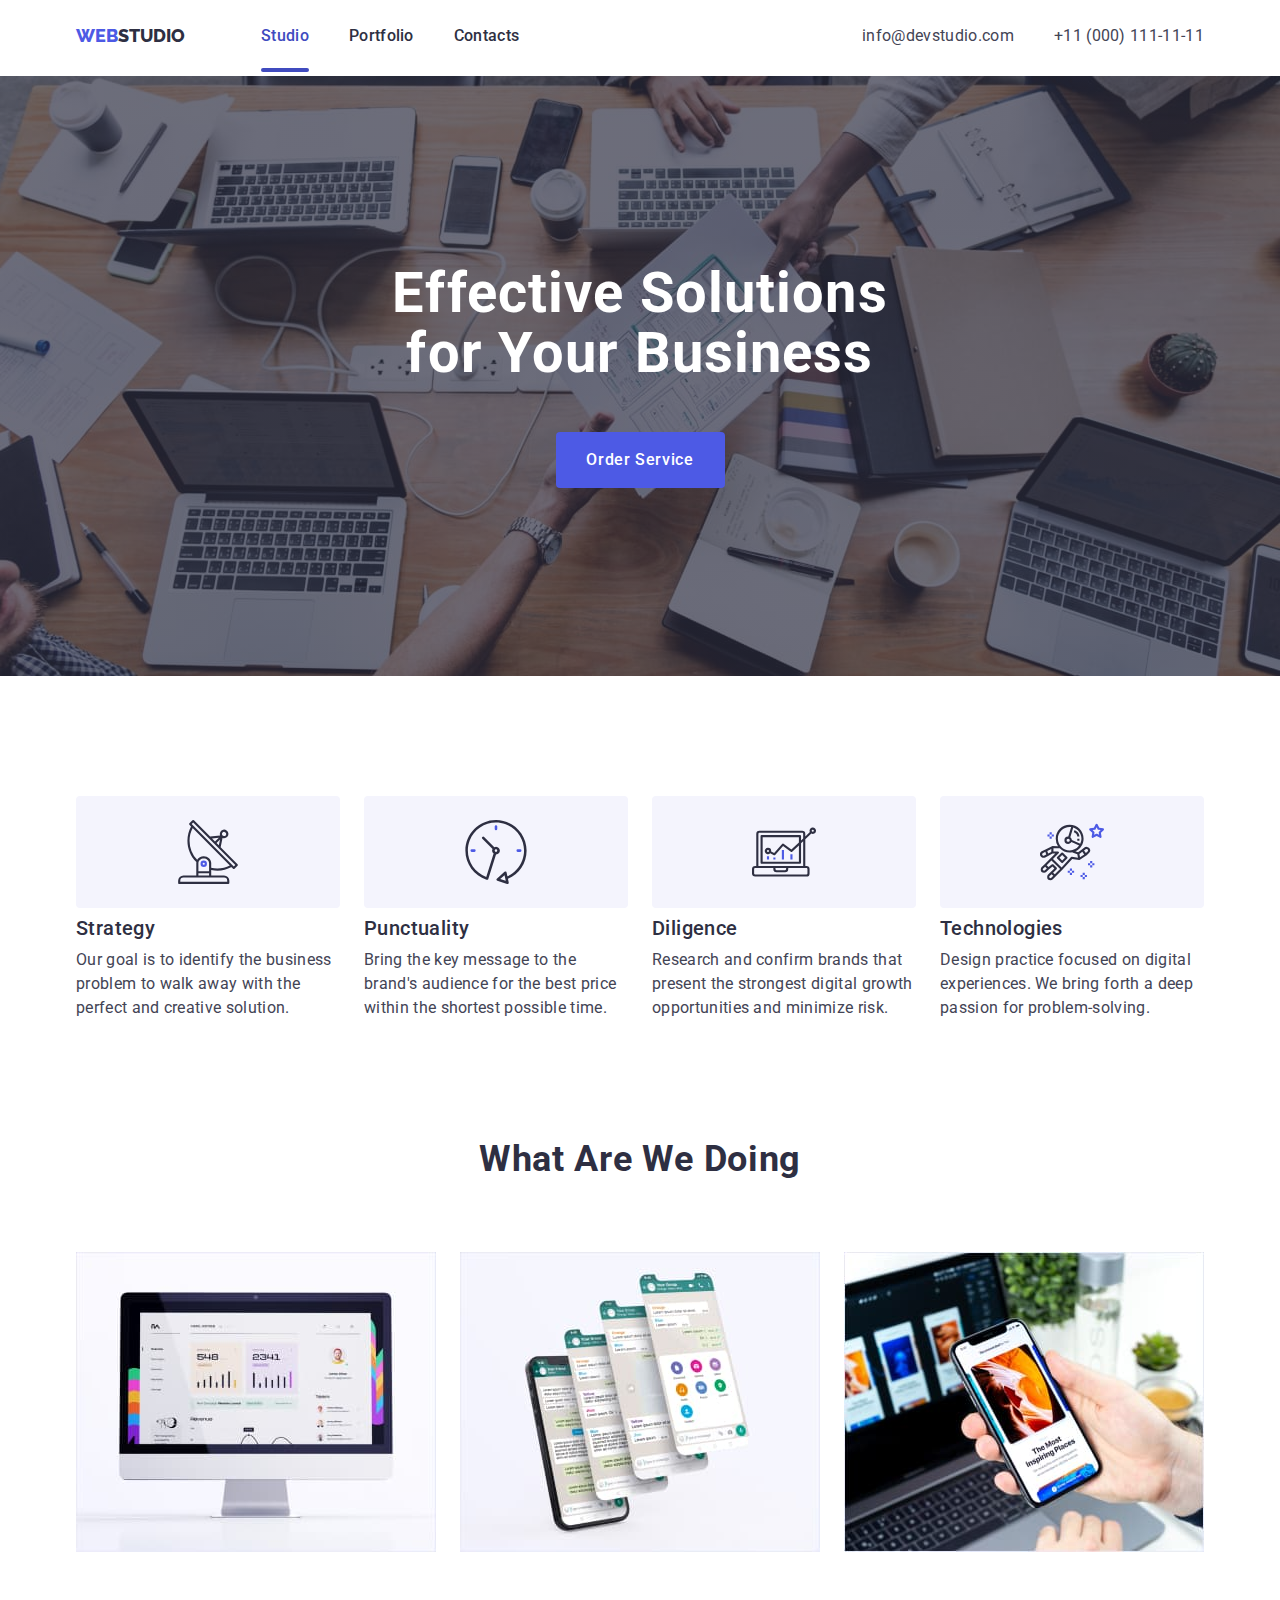
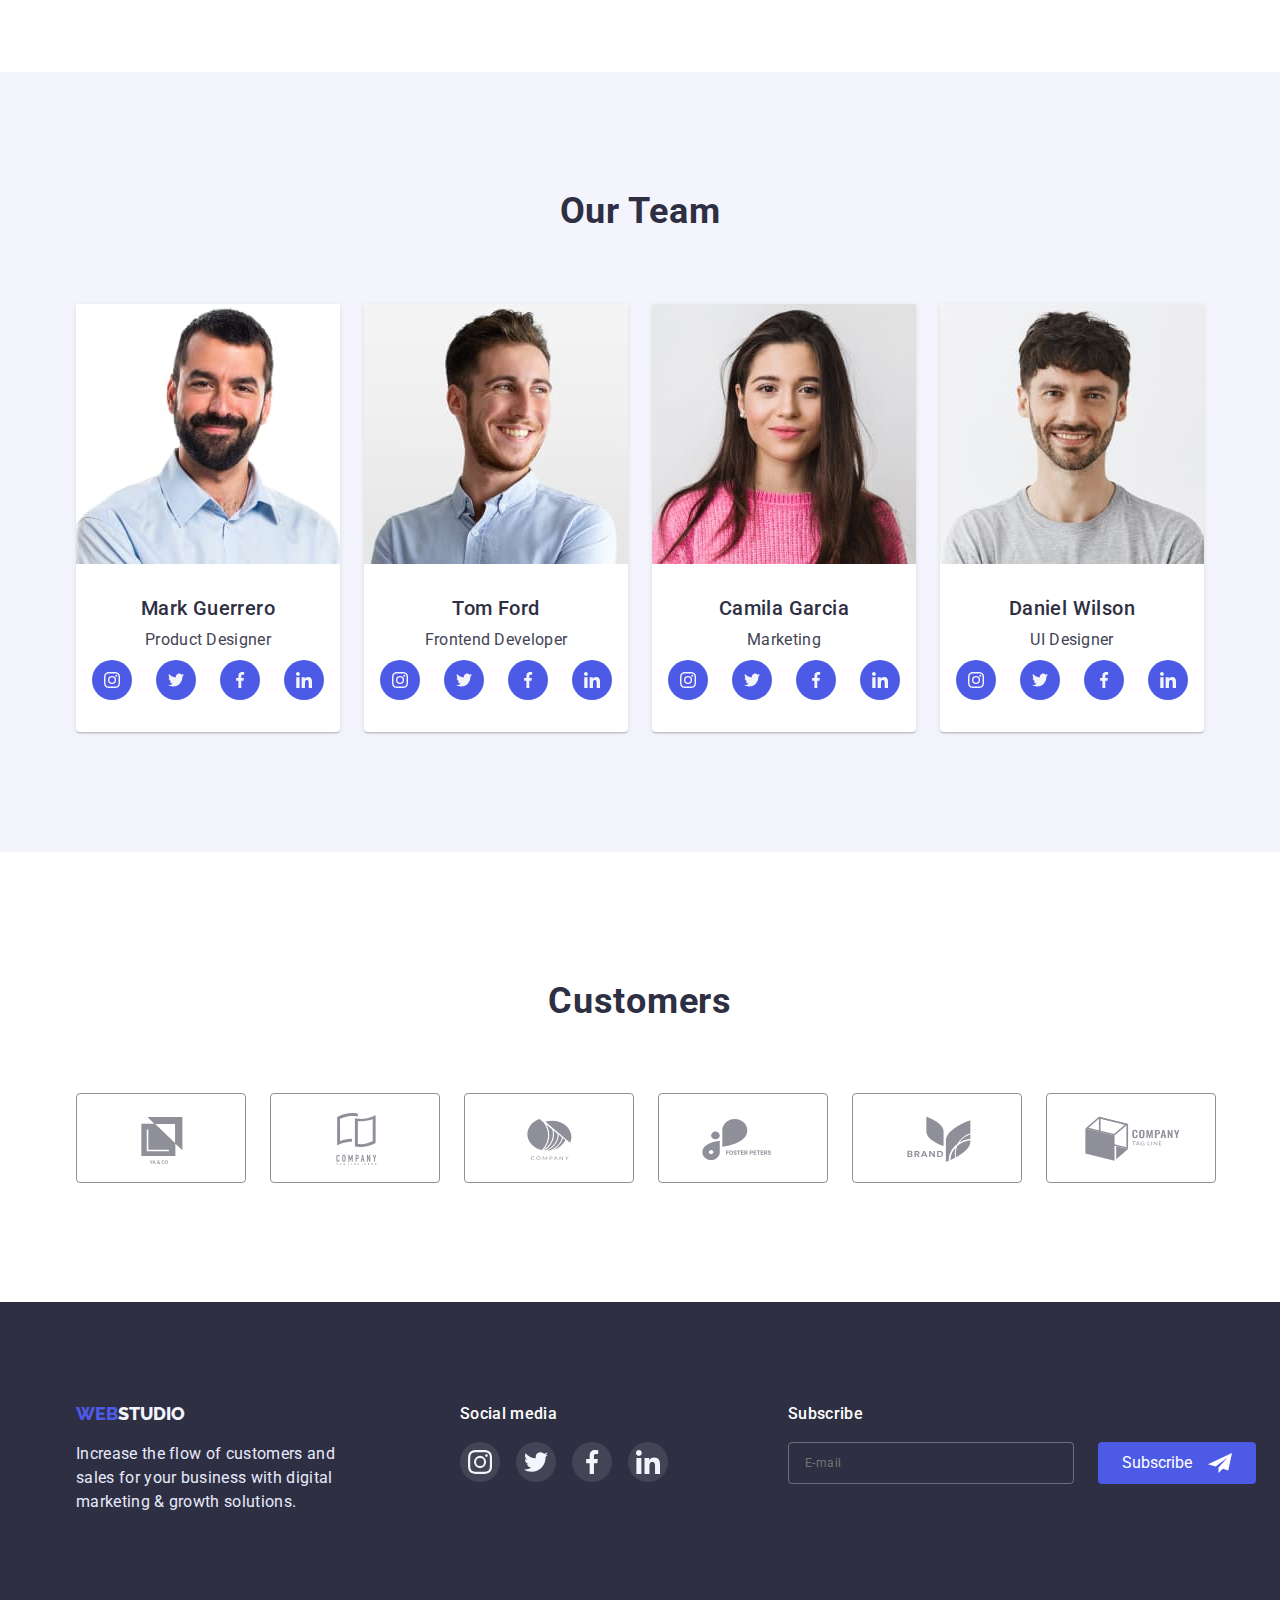
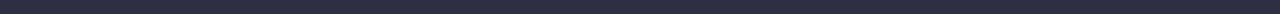
<file: index.html>
<!DOCTYPE html>
<html lang="en">
	<head>
		<meta charset="UTF-8" />
		<meta http-equiv="X-UA-Compatible" content="IE=edge" />
		<meta name="viewport" content="width=device-width, initial-scale=1.0" />
		<title>WebStudio</title>
		<link rel="stylesheet" href="https://cdn.jsdelivr.net/npm/modern-normalize@1.1.0/modern-normalize.min.css" />
		<link rel="stylesheet" href="./css/styles.css" />
		<link rel="preconnect" href="https://fonts.googleapis.com" />
		<link rel="preconnect" href="https://fonts.gstatic.com" crossorigin />
		<link
			href="https://fonts.googleapis.com/css2?family=Raleway:wght@800&family=Roboto:wght@400;500;700&display=swap"
			rel="stylesheet"
		/>
	</head>
	<body>
		<header class="header header-main">
			<div class="container">
				<nav class="navigation">
					<a class="logo logo-header link" href="./index.html"><span class="logo-accent">Web</span>Studio</a>
					<ul class="nav-list list">
						<li class="nav-item"><a class="link nav-link current-page" href="./index.html">Studio</a></li>
						<li class="nav-item"><a class="link nav-link" href="./portfolio.html">Portfolio</a></li>
						<li class="nav-item"><a class="link nav-link" href="">Contacts</a></li>
					</ul>
				</nav>
				<address class="address">
					<ul class="address-list list">
						<li class="address-item"
							><a class="link address-link" href="mailto:info@devstudio.com">info@devstudio.com</a></li
						>
						<li class="address-item"><a class="link address-link" href="tel:+110001111111">+11 (000) 111-11-11</a></li>
					</ul>
				</address>
			</div>
		</header>
		<main>
			<section class="hero">
				<div class="container">
					<h1 class="hero-title">Effective Solutions for Your Business</h1>
					<button type="button" class="hero-btn" data-modal-open>Order Service</button>
				</div>
			</section>

			<!--Our advantages-->
			<section class="advantages">
				<div class="container">
					<h2 class="advantages-title hidden">Our advantages</h2>
					<ul class="advantages-list list">
						<li class="advantages-item">
							<div class="advantages-box">
								<svg class="advantages-icon" width="64" viewBox="0 0 32 32">
									<use href="./images/symbol-defs.svg#icon-antenna"></use>
								</svg>
							</div>
							<h3 class="list-title">Strategy</h3>
							<p class="advantages-text text">
								Our goal is to identify the business problem to walk away with the perfect and creative solution.
							</p>
						</li>
						<li class="advantages-item">
							<div class="advantages-box">
								<svg class="advantages-icon" width="64" viewBox="0 0 32 32">
									<use href="./images/symbol-defs.svg#icon-clock"></use>
								</svg>
							</div>
							<h3 class="list-title">Punctuality</h3>
							<p class="advantages-text text">
								Bring the key message to the brand's audience for the best price within the shortest possible time.
							</p>
						</li>
						<li class="advantages-item">
							<div class="advantages-box">
								<svg class="advantages-icon" width="64" viewBox="0 0 32 32">
									<use href="./images/symbol-defs.svg#icon-diagram"></use>
								</svg>
							</div>
							<h3 class="list-title">Diligence</h3>
							<p class="advantages-text text">
								Research and confirm brands that present the strongest digital growth opportunities and minimize risk.
							</p>
						</li>
						<li class="advantages-item">
							<div class="advantages-box">
								<svg class="advantages-icon" width="64" viewBox="0 0 32 32">
									<use href="./images/symbol-defs.svg#icon-astronaut"></use>
								</svg>
							</div>
							<h3 class="list-title">Technologies</h3>
							<p class="advantages-text text">
								Design practice focused on digital experiences. We bring forth a deep passion for problem-solving.
							</p>
						</li>
					</ul>
				</div>
			</section>

			<!--Our products-->
			<section class="products">
				<div class="container">
					<h2 class="section-title">What are we doing</h2>
					<ul class="products-list list">
						<li class="products-item">
							<img src="./images/computer.jpg" alt="Website" width="360" height="300" />
						</li>
						<li class="products-item">
							<img src="./images/app.jpg" alt="Messenger" width="360" height="300" />
						</li>
						<li class="products-item">
							<img src="./images/phone.jpg" alt="Phone" width="360" height="300" />
						</li>
					</ul>
				</div>
			</section>

			<!--Our team-->
			<section class="team-section">
				<div class="container">
					<h2 class="section-title">Our Team</h2>
					<ul class="team-list list">
						<li class="team-item">
							<img src="./images/mark.jpg" alt="Product Designer Mark Guerrero" width="264" height="260" />
							<div class="team-under-photo"
								><h3 class="team-name list-title">Mark Guerrero</h3> <p class="team-job">Product Designer</p>
								<ul class="team-social-list list">
									<li class="team-social-item">
										<a class="team-social-link link" href="">
											<svg class="team-social-icon" width="16" height="16">
												<use href="./images/symbol-defs.svg#icon-instagram"></use>
											</svg>
										</a>
									</li>

									<li class="team-social-item">
										<a class="team-social-link link" href="">
											<svg class="team-social-icon" width="16" height="16">
												<use href="./images/symbol-defs.svg#icon-twitter"></use>
											</svg>
										</a>
									</li>

									<li class="team-social-item">
										<a class="team-social-link link" href="">
											<svg class="team-social-icon" width="16" height="16">
												<use href="./images/symbol-defs.svg#icon-facebook"></use>
											</svg>
										</a>
									</li>

									<li class="team-social-item">
										<a class="team-social-link link" href="">
											<svg class="team-social-icon" width="16" height="16">
												<use href="./images/symbol-defs.svg#icon-linkedin"></use>
											</svg>
										</a>
									</li>
								</ul>
							</div>
						</li>
						<li class="team-item">
							<img src="./images/tom.jpg" alt="Frontend Developer Tom Ford" width="264" height="260" />
							<div class="team-under-photo"
								><h3 class="team-name list-title">Tom Ford</h3> <p class="team-job">Frontend Developer</p>
								<ul class="team-social-list list">
									<li class="team-social-item">
										<a class="team-social-link link" href="">
											<svg class="team-social-icon" width="16" height="16">
												<use href="./images/symbol-defs.svg#icon-instagram"></use>
											</svg>
										</a>
									</li>

									<li class="team-social-item">
										<a class="team-social-link link" href="">
											<svg class="team-social-icon" width="16" height="16">
												<use href="./images/symbol-defs.svg#icon-twitter"></use>
											</svg>
										</a>
									</li>

									<li class="team-social-item">
										<a class="team-social-link link" href="">
											<svg class="team-social-icon" width="16" height="16">
												<use href="./images/symbol-defs.svg#icon-facebook"></use>
											</svg>
										</a>
									</li>

									<li class="team-social-item">
										<a class="team-social-link link" href="">
											<svg class="team-social-icon" width="16" height="16">
												<use href="./images/symbol-defs.svg#icon-linkedin"></use>
											</svg>
										</a>
									</li>
								</ul>
							</div>
						</li>
						<li class="team-item">
							<img src="./images/camila.jpg" alt="Camila Garcia from Marketing" width="264" height="260" />
							<div class="team-under-photo"
								><h3 class="team-name list-title">Camila Garcia</h3> <p class="team-job">Marketing</p>
								<ul class="team-social-list list">
									<li class="team-social-item">
										<a class="team-social-link link" href="">
											<svg class="team-social-icon" width="16" height="16">
												<use href="./images/symbol-defs.svg#icon-instagram"></use>
											</svg>
										</a>
									</li>

									<li class="team-social-item">
										<a class="team-social-link link" href="">
											<svg class="team-social-icon" width="16" height="16">
												<use href="./images/symbol-defs.svg#icon-twitter"></use>
											</svg>
										</a>
									</li>

									<li class="team-social-item">
										<a class="team-social-link link" href="">
											<svg class="team-social-icon" width="16" height="16">
												<use href="./images/symbol-defs.svg#icon-facebook"></use>
											</svg>
										</a>
									</li>

									<li class="team-social-item">
										<a class="team-social-link link" href="">
											<svg class="team-social-icon" width="16" height="16">
												<use href="./images/symbol-defs.svg#icon-linkedin"></use>
											</svg>
										</a>
									</li>
								</ul>
							</div>
						</li>
						<li class="team-item">
							<img src="./images/daniel.jpg" alt="UI Designer Daniel Wilson" width="264" height="260" />
							<div class="team-under-photo"
								><h3 class="team-name list-title">Daniel Wilson</h3> <p class="team-job">UI Designer</p>
								<ul class="team-social-list list">
									<li class="team-social-item">
										<a class="team-social-link link" href="">
											<svg class="team-social-icon" width="16" height="16">
												<use href="./images/symbol-defs.svg#icon-instagram"></use>
											</svg>
										</a>
									</li>

									<li class="team-social-item">
										<a class="team-social-link link" href="">
											<svg class="team-social-icon" width="16" height="16">
												<use href="./images/symbol-defs.svg#icon-twitter"></use>
											</svg>
										</a>
									</li>

									<li class="team-social-item">
										<a class="team-social-link link" href="">
											<svg class="team-social-icon" width="16" height="16">
												<use href="./images/symbol-defs.svg#icon-facebook"></use>
											</svg>
										</a>
									</li>

									<li class="team-social-item">
										<a class="team-social-link link" href="">
											<svg class="team-social-icon" width="16" height="16">
												<use href="./images/symbol-defs.svg#icon-linkedin"></use>
											</svg>
										</a>
									</li> </ul
							></div>
						</li>
					</ul>
				</div>
			</section>

			<!-----  Clients Section  ------>

			<section class="client-section">
				<div class="container">
					<h2 class="section-title">Customers</h2>
					<ul class="client-list list">
						<li class="client-item">
							<a class="client-link link" href="">
								<svg class="client-icon" width="104" height="56">
									<use href="./images/symbol-defs.svg#icon-client-one-logo"></use>
								</svg>
							</a>
						</li>
						<li class="client-item">
							<a class="client-link link" href="">
								<svg class="client-icon" width="104" height="56">
									<use href="./images/symbol-defs.svg#icon-client-two-logo"></use>
								</svg>
							</a>
						</li>
						<li class="client-item">
							<a class="client-link link" href="">
								<svg class="client-icon" width="104" height="56">
									<use href="./images/symbol-defs.svg#icon-client-three-logo"></use>
								</svg>
							</a>
						</li>
						<li class="client-item">
							<a class="client-link link" href="">
								<svg class="client-icon" width="104" height="56">
									<use href="./images/symbol-defs.svg#icon-client-four-logo"></use>
								</svg>
							</a>
						</li>
						<li class="client-item">
							<a class="client-link link" href="">
								<svg class="client-icon" width="104" height="56">
									<use href="./images/symbol-defs.svg#icon-client-five-logo"></use>
								</svg>
							</a>
						</li>
						<li class="client-item">
							<a class="client-link link" href="">
								<svg class="client-icon" width="104" height="56">
									<use href="./images/symbol-defs.svg#icon-client-six-logo"></use>
								</svg>
							</a>
						</li>
					</ul>
				</div>
			</section>
		</main>
		<footer class="footer">
			<div class="container">
				<div class="footer-about">
					<a class="logo link footer-logo" href="./index.html"><span class="logo-accent">Web</span>Studio</a>
					<p class="footer-text text">
						Increase the flow of customers and sales for your business with digital marketing & growth solutions.
					</p>
				</div>
				<div class="footer-social">
					<p class="footer-title">Social media</p>
					<ul class="footer-social-list list">
						<li class="footer-social-item">
							<a class="footer-social-link link" href="">
								<svg class="footer-social-icon" width="24" height="24">
									<use href="./images/symbol-defs.svg#icon-instagram"></use>
								</svg>
							</a>
						</li>

						<li class="footer-social-item">
							<a class="footer-social-link link" href="">
								<svg class="footer-social-icon" width="24" height="24">
									<use href="./images/symbol-defs.svg#icon-twitter"></use>
								</svg>
							</a>
						</li>

						<li class="footer-social-item">
							<a class="footer-social-link link" href="">
								<svg class="footer-social-icon" width="24" height="24">
									<use href="./images/symbol-defs.svg#icon-facebook"></use>
								</svg>
							</a>
						</li>

						<li class="footer-social-item">
							<a class="footer-social-link link" href="">
								<svg class="footer-social-icon" width="24" height="24">
									<use href="./images/symbol-defs.svg#icon-linkedin"></use>
								</svg>
							</a>
						</li>
					</ul>
				</div>
				<div>
					<p class="footer-title">Subscribe</p>
					<form  class="footer-form">
						<input class="footer-input" name="footer-input" type="text" placeholder="E-mail" />
							<button class="btn footer-btn" type="submit"
								>Subscribe
								<svg class="footer-btn-icon" width="24" height="24">
									<use href="./images/symbol-defs.svg#icon-paperplane"></use>
								</svg> </button></form>
				</div>
			</div>
		</footer>
		<div class="backdrop is-hidden" data-modal>
			<div class="modal">
				<button type="button" class="modal-close" data-modal-close>
					<svg class="modal-close-icon" width="8" height="8">
						<use href="./images/symbol-defs.svg#icon-close"></use>
					</svg>
				</button>
				<p class="modal-title">Leave your contacts and we will call you back</p>
				<form class="modal-form">
					<div class="modal-field"
						><label>
							<p class="input-text">Name</p>
							<input class="modal-input" name="user-name" type="text" placeholder=" " />
							<svg class="modal-icon" width="18" height="18">
								<use href="./images/symbol-defs.svg#icon-person"></use>
							</svg> </label
					></div>
					<div class="modal-field">
						<label>
							<p class="input-text">Phone</p>
							<input class="modal-input" name="user-phone" type="tel" placeholder=" " />
							<svg class="modal-icon" width="18" height="24">
								<use href="./images/symbol-defs.svg#icon-phone"></use>
							</svg>
						</label>
					</div>
					<div class="modal-field">
						<label>
							<p class="input-text">Email</p>
							<input class="modal-input" name="user-email" type="email" placeholder=" " />
							<svg class="modal-icon" width="18" height="24">
								<use href="./images/symbol-defs.svg#icon-email"></use>
							</svg>
						</label>
					</div>
					<div class="modal-field">
						<label class="input-text" for="user-text">Comment</label>
						<textarea class="modal-message" id="user-text" name="user-text" placeholder="Text input"></textarea>
					</div>
					<div class="modal-field">
						<input class="input-check hidden" id="policy" type="checkbox" value="true" />
						<label class="check-text" for="policy">
							<span class="check-box">
								<svg class="check-icon" width="10" height="8">
									<use href="./images/symbol-defs.svg#icon-check"></use>
								</svg>
							</span>
							I accept the terms and conditions of the<div class="policy-text"> Privacy Policy</div></label
						>
					</div>
					<button type="submit" class="btn modal-btn">Send</button>
				</form>
			</div>
		</div>
		<script src="./js/modal.js"></script>
	</body>
</html>
</file>
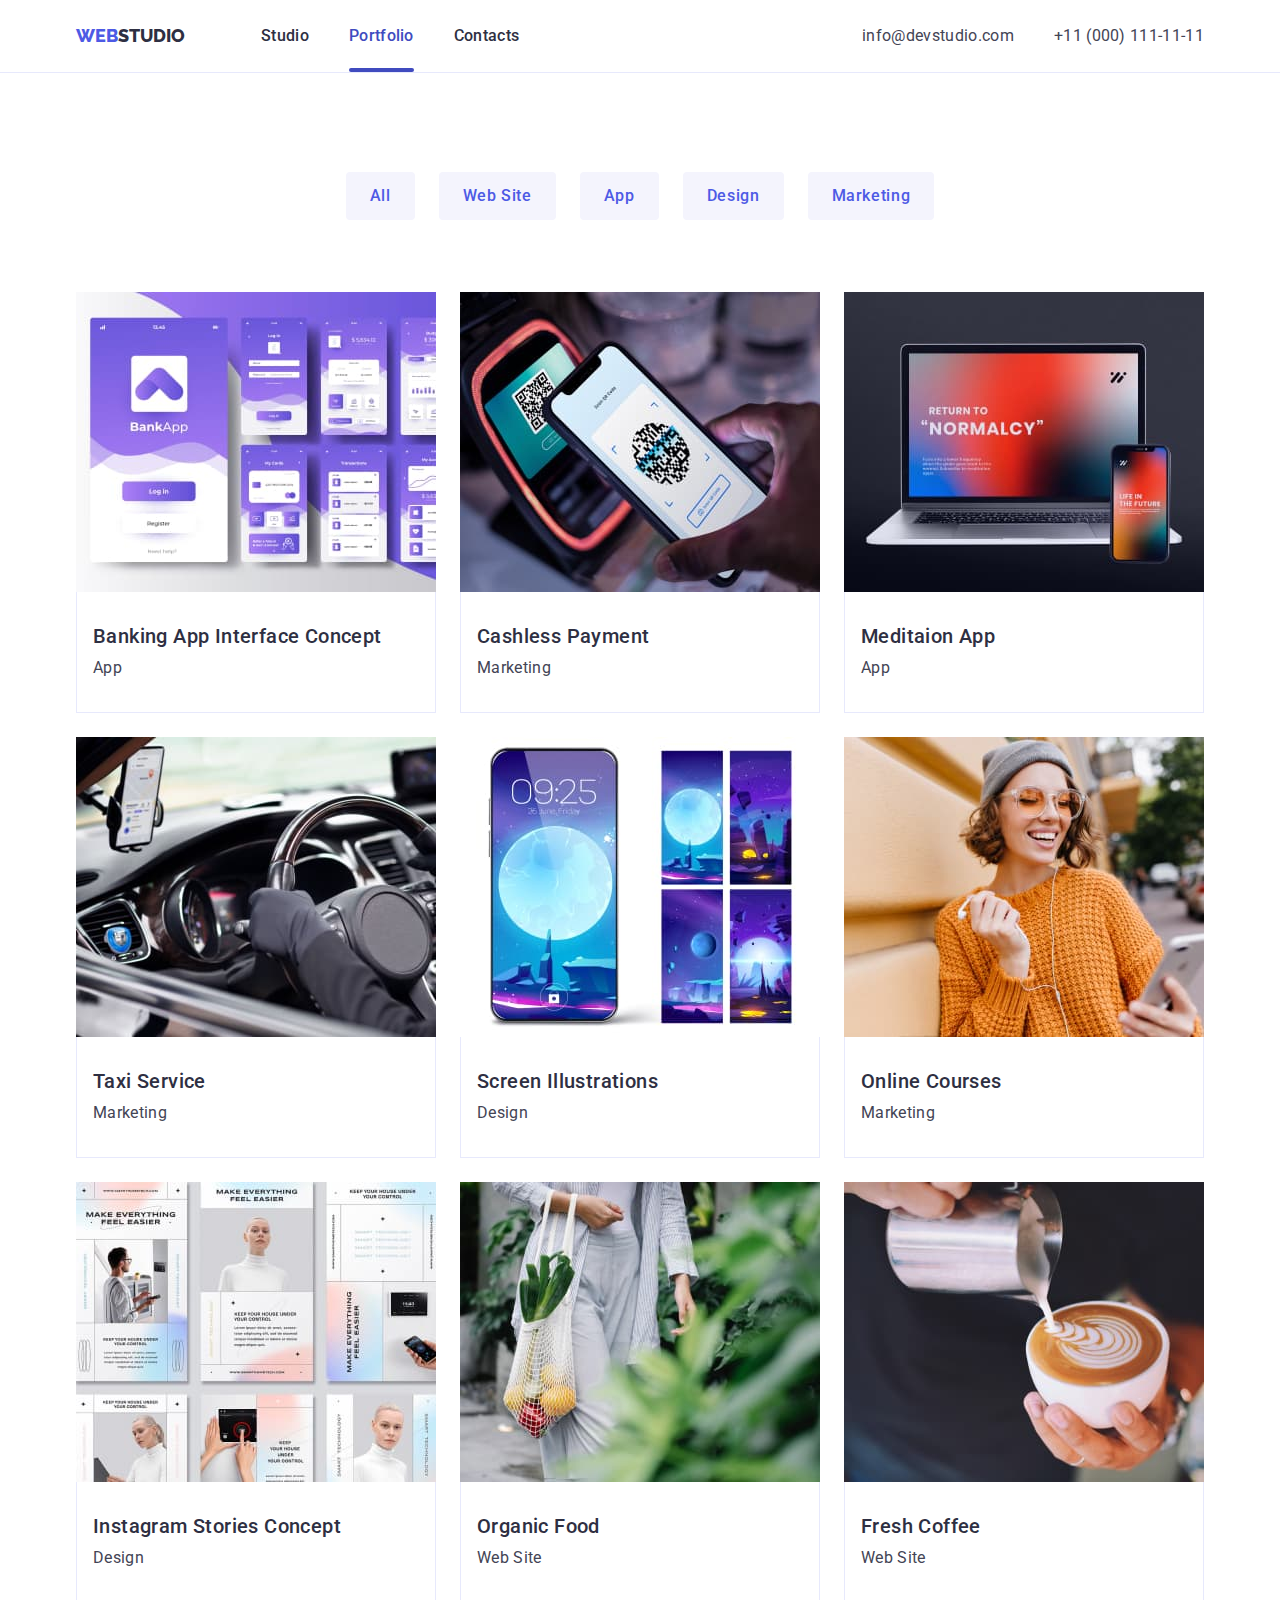
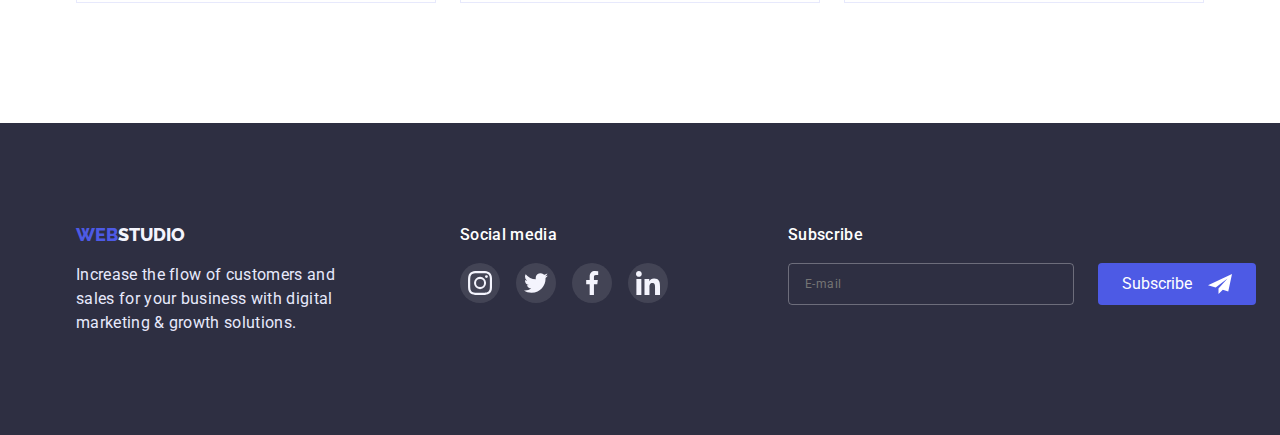
<file: portfolio.html>
<!DOCTYPE html>
<html lang="en">
	<head>
		<meta charset="UTF-8" />
		<meta http-equiv="X-UA-Compatible" content="IE=edge" />
		<meta name="viewport" content="width=device-width, initial-scale=1.0" />
		<title>Portfolio</title>
		<link rel="stylesheet" href="https://cdn.jsdelivr.net/npm/modern-normalize@1.1.0/modern-normalize.min.css" />
		<link rel="stylesheet" href="./css/styles.css" />
		<link rel="preconnect" href="https://fonts.googleapis.com" />
		<link rel="preconnect" href="https://fonts.gstatic.com" crossorigin />
		<link
			href="https://fonts.googleapis.com/css2?family=Raleway:wght@800&family=Roboto:wght@400;500;700&display=swap"
			rel="stylesheet"
		/>
	</head>
	<body>
		<header class="header portfolio-header">
			<div class="container">
				<nav class="navigation">
					<a class="logo logo-header link" href="./index.html"><span class="logo-accent">Web</span>Studio</a>
					<ul class="nav-list list">
						<li class="nav-item"><a class="link nav-link" href="./index.html">Studio</a></li>
						<li class="nav-item"><a class="link nav-link current-page" href="./portfolio.html">Portfolio</a></li>
						<li class="nav-item"><a class="link nav-link" href="">Contacts</a></li>
					</ul>
				</nav>
				<address class="address">
					<ul class="address-list list">
						<li class="address-item"
							><a class="link address-link" href="mailto:info@devstudio.com">info@devstudio.com</a></li
						>
						<li class="address-item"><a class="link address-link" href="tel:+110001111111">+11 (000) 111-11-11</a></li>
					</ul>
				</address>
			</div>
		</header>
		<main>
			<section class="portfolio">
				<div class="container">
					<h1 class="hidden">Portfolio</h1>
					<ul class="portfolio-btn-list">
						<li class="list"><button type="button" class="btn">All</button></li>
						<li class="list"><button type="button" class="btn">Web Site</button></li>
						<li class="list"><button type="button" class="btn">App</button></li>
						<li class="list"><button type="button" class="btn">Design</button></li>
						<li class="list"><button type="button" class="btn">Marketing</button></li>
					</ul>
					<ul class="portfolio-list">
						<li class="portfolio-item list">
							<a href="" class="portfolio-card link">
								<div class="portfolio-cover-card"
									><img src="./images/baking-app.jpg" alt="Banking App" width="360" height="300" />
									<p class="overlay"
										>14 Stylish and User-Friendly App Design Concepts · Task Manager App · Calorie Tracker App · Exotic
										Fruit Ecommerce App · Cloud Storage App</p
									></div
								>
								<div class="portfolio-under-photo"
									><h2 class="portfolio-title list-title">Banking App Interface Concept</h2>
									<p class="portfolio-text">App</p></div
								>
							</a>
						</li>
						<li class="portfolio-item list">
							<a href="" class="portfolio-card link">
								<div class="portfolio-cover-card"
									><img src="./images/cashless-payment.jpg" alt="Cashless Payment" width="360" height="300" />
									<p class="overlay"
										>14 Stylish and User-Friendly App Design Concepts · Task Manager App · Calorie Tracker App · Exotic
										Fruit Ecommerce App · Cloud Storage App</p
									></div
								>
								<div class="portfolio-under-photo"
									><h2 class="portfolio-title list-title">Cashless Payment</h2>
									<p class="portfolio-text">Marketing</p></div
								>
							</a>
						</li>
						<li class="portfolio-item list">
							<a href="" class="portfolio-card link">
								<div class="portfolio-cover-card"
									><img src="./images/meditaion-app.jpg" alt="Meditaion App" width="360" height="300" />
									<p class="overlay"
										>14 Stylish and User-Friendly App Design Concepts · Task Manager App · Calorie Tracker App · Exotic
										Fruit Ecommerce App · Cloud Storage App</p
									></div
								>
								<div class="portfolio-under-photo"
									><h2 class="portfolio-title list-title">Meditaion App</h2> <p class="portfolio-text">App</p></div
								>
							</a>
						</li>
						<li class="portfolio-item list">
							<a href="" class="portfolio-card link">
								<div class="portfolio-cover-card"
									><img src="./images/taxi-service.jpg" alt="Taxi Service" width="360" height="300" />
									<p class="overlay"
										>14 Stylish and User-Friendly App Design Concepts · Task Manager App · Calorie Tracker App · Exotic
										Fruit Ecommerce App · Cloud Storage App</p
									></div
								>
								<div class="portfolio-under-photo">
									<h2 class="portfolio-title list-title">Taxi Service</h2> <p class="portfolio-text">Marketing</p></div
								>
							</a>
						</li>
						<li class="portfolio-item list">
							<a href="" class="portfolio-card link">
								<div class="portfolio-cover-card"
									><img src="./images/screen-illustrations.jpg" alt="Screen Illustrations" width="360" height="300" />
									<p class="overlay"
										>14 Stylish and User-Friendly App Design Concepts · Task Manager App · Calorie Tracker App · Exotic
										Fruit Ecommerce App · Cloud Storage App</p
									></div
								>
								<div class="portfolio-under-photo"
									><h2 class="portfolio-title list-title">Screen Illustrations</h2>
									<p class="portfolio-text">Design</p></div
								>
							</a>
						</li>
						<li class="portfolio-item list">
							<a href="" class="portfolio-card link">
								<div class="portfolio-cover-card"
									><img src="./images/online-courses.jpg" alt="Online Courses" width="360" height="300" />
									<p class="overlay"
										>14 Stylish and User-Friendly App Design Concepts · Task Manager App · Calorie Tracker App · Exotic
										Fruit Ecommerce App · Cloud Storage App</p
									></div
								>
								<div class="portfolio-under-photo"
									><h2 class="portfolio-title list-title">Online Courses</h2>
									<p class="portfolio-text">Marketing</p></div
								>
							</a>
						</li>
						<li class="portfolio-item list">
							<a href="" class="portfolio-card link">
								<div class="portfolio-cover-card"
									><img src="./images/instagram-stories.jpg" alt="Instagram Stories Concept" width="360" height="300" />
									<p class="overlay"
										>14 Stylish and User-Friendly App Design Concepts · Task Manager App · Calorie Tracker App · Exotic
										Fruit Ecommerce App · Cloud Storage App</p
									></div
								>
								<div class="portfolio-under-photo"
									><h2 class="portfolio-title list-title">Instagram Stories Concept</h2>
									<p class="portfolio-text">Design</p></div
								>
							</a>
						</li>
						<li class="portfolio-item list">
							<a href="" class="portfolio-card link">
								<div class="portfolio-cover-card"
									><img src="./images/organic-food.jpg" alt="Organic Food" width="360" height="300" />
									<p class="overlay"
										>14 Stylish and User-Friendly App Design Concepts · Task Manager App · Calorie Tracker App · Exotic
										Fruit Ecommerce App · Cloud Storage App</p
									></div
								>
								<div class="portfolio-under-photo"
									><h2 class="portfolio-title list-title">Organic Food</h2> <p class="portfolio-text">Web Site</p></div
								>
							</a>
						</li>
						<li class="portfolio-item list">
							<a href="" class="portfolio-card link">
								<div class="portfolio-cover-card"
									><img src="./images/fresh-coffee.jpg" alt="Fresh Coffee" width="360" height="300" />
									<p class="overlay"
										>14 Stylish and User-Friendly App Design Concepts · Task Manager App · Calorie Tracker App · Exotic
										Fruit Ecommerce App · Cloud Storage App</p
									></div
								><div class="portfolio-under-photo"
									><h2 class="portfolio-title list-title">Fresh Coffee</h2> <p class="portfolio-text">Web Site</p></div
								>
							</a>
						</li>
					</ul>
				</div>
			</section>
		</main>
		<footer class="footer">
			<div class="container">
				<div class="footer-about">
					<a class="logo link footer-logo" href="./index.html"><span class="logo-accent">Web</span>Studio</a>
					<p class="footer-text text">
						Increase the flow of customers and sales for your business with digital marketing & growth solutions.
					</p>
				</div>
				<div class="footer-social">
					<p class="footer-title">Social media</p>
					<ul class="footer-social-list list">
						<li class="footer-social-item">
							<a class="footer-social-link link" href="">
								<svg class="footer-social-icon" width="24" height="24">
									<use href="./images/symbol-defs.svg#icon-instagram"></use>
								</svg>
							</a>
						</li>

						<li class="footer-social-item">
							<a class="footer-social-link link" href="">
								<svg class="footer-social-icon" width="24" height="24">
									<use href="./images/symbol-defs.svg#icon-twitter"></use>
								</svg>
							</a>
						</li>

						<li class="footer-social-item">
							<a class="footer-social-link link" href="">
								<svg class="footer-social-icon" width="24" height="24">
									<use href="./images/symbol-defs.svg#icon-facebook"></use>
								</svg>
							</a>
						</li>

						<li class="footer-social-item">
							<a class="footer-social-link link" href="">
								<svg class="footer-social-icon" width="24" height="24">
									<use href="./images/symbol-defs.svg#icon-linkedin"></use>
								</svg>
							</a>
						</li>
					</ul>
				</div>
				<div>
					<p class="footer-title">Subscribe</p>
					<form  class="footer-form">
						<input class="footer-input" name="footer-input" type="text" placeholder="E-mail" />
							<button class="btn footer-btn" type="submit"
								>Subscribe
								<svg class="footer-btn-icon" width="24" height="24">
									<use href="./images/symbol-defs.svg#icon-paperplane"></use>
								</svg> </button></form>
				</div>
			</div>
		</footer>
	</body>
</html>
</file>
<file: css/styles.css>
:root {
	--main-bg-color: #e5e5e5;
	--secondary-bg-color: #f4f4fd;
	--main-nav-color: #2e2f42;
	--accent-color: #4d5ae5;
	--main-color: #434455;
	--hero-text-color: #ffffff;
	--portfolio-btn-color: #e7e9fc;
	--portfolio-active-btn-color: #404bbf;
	--customers-main-color: #8e8f99;
	--second-accent-color: #31d0aa;
	--trans-dur-tf: 250ms cubic-bezier(0.4, 0, 0.2, 1);
}

body {
	font-family: "Roboto", sans-serif;
	color: var(--main-color);
	background-color: var(--hero-text-color);
}

.link {
	text-decoration: none;
}

.list {
	list-style: none;
}

.hidden {
	position: absolute;
	width: 1px;
	height: 1px;
	margin: -1px;
	border: 0;
	padding: 0;
	white-space: nowrap;
	clip-path: inset(100%);
	clip: rect(0 0 0 0);
	overflow: hidden;
}

p,
h1,
h2,
h3,
h4,
h5,
h6 {
	margin: 0;
}

ul {
	margin: 0;
	padding-left: 0;
}

button {
	cursor: pointer;
	border: none;
}

address {
	font-style: normal;
}

img {
	display: block;
}

.container {
	width: 100%;
	max-width: 1158px;
	padding-left: 15px;
	padding-right: 15px;
	margin: 0 auto;
}

/*  Header   */

.navigation {
	display: flex;
}

.header > .container {
	display: flex;
	align-items: center;
}

.header {
	position: fixed;
	top: 0;
	width: 100%;
	background-color: var(--hero-text-color);
}

.logo {
	display: flex;

	font-family: "Raleway", sans-serif;
	font-weight: 800;
	font-size: 18px;
	line-height: 1.33;
	text-transform: uppercase;
	color: var(--main-nav-color);
}

.logo-header {
	margin-right: 76px;
	padding: 24px 0;
}

.logo-accent {
	color: var(--accent-color);
}

.nav-list {
	display: flex;
	gap: 40px;
}

.nav-link {
	display: inline-block;
	padding: 24px 0;
	position: relative;

	font-weight: 500;
	font-size: 16px;
	line-height: 1.5;
	letter-spacing: 0.02em;
	color: var(--main-nav-color);
	transition: color var(--trans-dur-tf);
}

.nav-link:hover,
.nav-link:focus {
	color: var(--accent-color);
}

.current-page {
	color: var(--portfolio-active-btn-color);
}
.current-page::after {
	content: "";
	display: block;
	position: absolute;
	left: 0px;
	bottom: 0;
	width: 100%;
	height: 4px;
	background: var(--portfolio-active-btn-color);
	border-radius: 2px;
}

.address {
	margin-left: auto;
}

.address-list {
	display: flex;
	gap: 40px;
}
.address-link {
	display: inline-block;
	padding: 24px 0;

	font-size: 16px;
	line-height: 1.5;
	letter-spacing: 0.02em;
	color: var(--main-color);
	transition: color var(--trans-dur-tf);
}

.address-link:focus,
.address-link:hover {
	color: var(--portfolio-active-btn-color);
}

/*     Studio Page     */

/* Section Hero */

.hero {
	margin-top: 76px;
	padding-top: 188px;
	padding-bottom: 188px;
	text-align: center;

	background-color: var(--main-nav-color);
	background-image: linear-gradient(to right, rgba(46, 47, 66, 0.7), rgba(46, 47, 66, 0.7)),
		url(../images/hero-background.jpg);
	background-position: center;
	background-repeat: no-repeat;
	background-size: cover;
	text-align: center;
	max-width: 1440px;
	height: 600px;
	margin-right: auto;
	margin-left: auto;
}

.hero-title {
	max-width: 500px;
	margin: auto;

	font-size: 56px;
	line-height: 1.07;
	letter-spacing: 0.02em;
	color: var(--hero-text-color);
}

.hero-btn {
	width: 169px;
	height: 56px;
	margin-top: 48px;
	border-radius: 4px;

	font-family: inherit;
	font-weight: 500;
	font-size: 16px;
	line-height: 1.5;
	letter-spacing: 0.04em;
	color: var(--hero-text-color);
	background-color: var(--accent-color);
	transition: background-color var(--trans-dur-tf);
}

.hero-btn:hover,
.hero-btn:focus {
	background-color: var(--portfolio-active-btn-color);
}

/*     Section Our Ardvantages      */

.advantages {
	padding-top: 120px;
	padding-bottom: 120px;
}
.advantages > .container {
	display: flex;
	justify-content: center;
	align-items: center;
}
.advantages-list {
	display: flex;
	gap: 24px;
}

.advantages-box {
	width: 264px;
	height: 112px;
	display: flex;
	justify-content: center;
	align-items: center;
	border-radius: 4px;
	margin-bottom: 8px;
	background-color: var(--secondary-bg-color);
}

.advantages-icon {
	width: 64px;
	height: 64px;
}

.advantages-list > .list-title {
	font-weight: 500;
	font-size: 20px;
	line-height: 1.2;
	letter-spacing: 0.02em;
	color: var(--main-nav-color);
}

.advantages-text {
	width: 264px;
	margin-top: 8px;
}

.text {
	font-size: 16px;
	line-height: 1.5;
	letter-spacing: 0.02em;
	color: var(--main-color);
}

/*     Section Our Products      */

.products {
	padding-bottom: 120px;
}

.products > .container {
	text-align: center;
}

.section-title {
	display: block;
	margin-bottom: 72px;

	font-weight: 700;
	font-size: 36px;
	line-height: 1.11;
	letter-spacing: 0.02em;
	text-transform: capitalize;
	color: var(--main-nav-color);
}
.products-list {
	display: flex;
	gap: 24px;
}

/*       Section Our Team     */

.team-section {
	padding-top: 120px;
	padding-bottom: 120px;
	background-color: var(--secondary-bg-color);
}

.team-section > .container {
	text-align: center;
}

.team-list {
	display: flex;
	gap: 24px;
}

.team-item {
	background-color: var(--hero-text-color);
	box-shadow: 0px 1px 6px rgba(46, 47, 66, 0.08), 0px 1px 1px rgba(46, 47, 66, 0.16), 0px 2px 1px rgba(46, 47, 66, 0.08);
	border-radius: 0px 0px 4px 4px;
}

.team-under-photo {
	padding-top: 32px;
	padding-bottom: 32px;
}

.team-name {
	text-align: center;
	margin-bottom: 8px;
}

.list-title {
	font-weight: 500;
	font-size: 20px;
	line-height: 1.2;
	letter-spacing: 0.02em;
	color: var(--main-nav-color);
}

.team-job {
	font-size: 16px;
	line-height: 1.5;
	text-align: center;
	letter-spacing: 0.02em;
	color: var(--main-color);
}

.team-social-list {
	display: flex;
	padding-left: 16px;
	padding-right: 16px;
	padding-top: 8px;
	justify-content: space-between;
	align-items: center;
	gap: 24px;
}

.team-social-item {
	width: 40px;
	height: 40px;
}

.team-social-link {
	width: 100%;
	height: 100%;
	display: flex;
	justify-content: center;
	align-items: center;
	border-radius: 50%;
	color: var(--secondary-bg-color);
	background-color: var(--accent-color);
	transition: color var(--trans-dur-tf), background-color var(--trans-dur-tf);
}

.team-social-link:hover,
.team-social-link:focus {
	color: var(--secondary-bg-color);
	background-color: var(--portfolio-active-btn-color);
}

.team-social-icon {
	fill: currentColor;
}

/*       Clients section      */

.client-section {
	padding-top: 130px;
	padding-bottom: 120px;
}

.client-section > .container {
	text-align: center;
}

.client-list {
	width: 168px;
	height: 88px;
	display: flex;
	justify-content: space-between;
	align-items: center;
	gap: 24px;
}

.client-link {
	width: 100%;
	height: 100%;
	display: flex;
	border: 1px solid var(--customers-main-color);
	color: var(--customers-main-color);
	background-color: var(--hero-text-color);
	padding: 16px 32px;
	border-radius: 4px;
	transition: border-color var(--trans-dur-tf), color var(--trans-dur-tf);
}

.client-link:hover,
.client-link:focus {
	border-color: var(--portfolio-active-btn-color);
	color: var(--portfolio-active-btn-color);
}

.client-icon {
	fill: currentColor;
}

/*       Footer      */

.footer {
	padding-top: 100px;
	padding-bottom: 100px;
	background-color: var(--main-nav-color);
}

.footer > .container {
	display: flex;

	gap: 120px;
}

.footer-logo {
	color: var(--secondary-bg-color);
}

.footer-text {
	margin-top: 16px;
	width: 264px;

	color: var(--portfolio-btn-color);
}

.footer-title {
	font-weight: 500;
	font-size: 16px;
	line-height: 1.5;
	letter-spacing: 0.02em;
	margin-bottom: 16px;

	color: var(--hero-text-color);
}

.footer-social-list {
	display: flex;
	justify-content: space-between;
	gap: 16px;
}

.footer-social-item {
	width: 40px;
	height: 40px;
}

.footer-social-link {
	width: 100%;
	height: 100%;
	display: flex;
	justify-content: center;
	align-items: center;
	border-radius: 50%;
	color: var(--secondary-bg-color);
	background-color: rgba(255, 255, 255, 0.1);
	transition: color var(--trans-dur-tf), background-color var(--trans-dur-tf);
}

.footer-social-link:hover,
.footer-social-link:focus {
	color: var(--secondary-bg-color);
	background-color: var(--second-accent-color);
}

.footer-social-icon {
	margin: 8px;
	fill: currentColor;
}

.footer-form {
	display: flex;
}

.footer-input {
	margin-right: 24px;
	padding-left: 16px;
	padding-top: 8px;
	padding-bottom: 8px;
	padding-right: 112px;

	border: 1px solid rgba(255, 255, 255, 0.3);
	box-shadow: (0px 4px 4px rgba(0, 0, 0, 0.15));
	border-radius: 4px;
	background-color: transparent;
	font-size: 12px;
	line-height: 2;

	display: flex;
	align-items: center;
	letter-spacing: 0.04em;

	color: rgba(255, 255, 255, 0.6);
}

.footer-btn {
	display: flex;
	justify-content: center;
	align-items: center;
	padding: 8px 24px;
	gap: 16px;

	color: var(--hero-text-color);
	background-color: var(--accent-color);
	border-radius: 4px;
	transition: background-color var(--trans-dur-tf);
}

.footer-btn-icon {
	fill: var(--hero-text-color);
}


/*      Portfolio Page     */

.portfolio-header {
	background-color: var(--hero-text-color);
	border-bottom: 1px solid var(--portfolio-btn-color);
	z-index: 1;
}

.portfolio {
	margin-top: 76px;
	padding-top: 96px;
	padding-bottom: 120px;
}
.portfolio > .container {
	display: flex;
	flex-direction: column;
	justify-content: center;
	align-items: center;
}

.portfolio-btn-list {
	display: flex;
	gap: 24px;
	justify-content: center;
	margin-bottom: 72px;
}

.list > .btn {
	padding: 12px 24px;
	font-family: inherit;
	font-weight: 500;
	font-size: 16px;
	line-height: 1.5;
	letter-spacing: 0.04em;

	border-radius: 4px;
	background-color: var(--secondary-bg-color);
	color: var(--accent-color);
	transition: color var(--trans-dur-tf), background-color var(--trans-dur-tf), box-shadow var(--trans-dur-tf);
}

.btn:hover,
.btn:focus {
	background-color: var(--portfolio-active-btn-color);
	color: var(--secondary-bg-color);
	box-shadow: 0px 3px 1px rgba(0, 0, 0, 0.1), 0px 2px 1px rgba(0, 0, 0, 0.08), 0px 2px 2px rgba(0, 0, 0, 0.12);
}

.portfolio-list {
	display: flex;
	flex-wrap: wrap;
	gap: 24px;
	justify-content: center;
}

.portfolio-card {
	display: block;
	transition: box-shadow var(--trans-dur-tf);
}

.portfolio-card:hover {
	box-shadow: 0px 1px 6px rgba(46, 47, 66, 0.08), 0px 1px 1px rgba(46, 47, 66, 0.16), 0px 2px 1px rgba(46, 47, 66, 0.08);
}

.portfolio-under-photo {
	border-left: 1px solid var(--portfolio-btn-color);
	border-bottom: 1px solid var(--portfolio-btn-color);
	border-right: 1px solid var(--portfolio-btn-color);
	padding: 32px 16px;
}

.portfolio-title {
	margin-bottom: 8px;

	font-weight: 500;
	font-size: 20px;
	line-height: 1.2;
	color: var(--main-nav-color);
	letter-spacing: 0.02em;
}

.portfolio-text {
	font-size: 16px;
	line-height: 1.5;
	letter-spacing: 0.02em;
	color: var(--main-color);
}

.portfolio-cover-card {
	position: relative;
	overflow: hidden;
}

.overlay {
	position: absolute;
	top: 0;
	left: 0;
	width: 100%;
	height: 300px;
	transform: translateY(100%);
	transition: transform var(--trans-dur-tf);

	padding: 40px 32px;

	font-size: 16px;
	line-height: 1.5;
	letter-spacing: 0.02em;
	color: var(--secondary-bg-color);
	background-color: var(--accent-color);
	overflow: auto;
}

.portfolio-card:is(:hover, :focus) .overlay {
	transform: translateY(0);
}


/*      Backdrop        */

.backdrop {
	position: fixed;
	top: 0;
	width: 100%;
	height: 100%;
	background-color: rgba(46, 47, 66, 0.4);
	transition: opacity 300ms linear, visibility 300ms linear;
}

.modal {
	position: absolute;
	top: 50%;
	left: 50%;
	transform: translate(-50%, -50%) skew(0);
	width: 408px;
	min-height: 576px;
	background-color: #fcfcfc;
	border-radius: 4px;
	box-shadow: 0px 1px 1px rgba(0, 0, 0, 0.14), 0px 1px 3px rgba(0, 0, 0, 0.12), 0px 2px 1px rgba(0, 0, 0, 0.2);
	padding: 72px 24px 24px 24px;
	transition: transform var(--trans-dur-tf);
	color: #000;
}

.backdrop.is-hidden .modal {
	transform: translate(-500%, -50%);
}

.modal-close {
	width: 24px;
	height: 24px;
	border: 1px solid rgba(0, 0, 0, 0.1);
	background-color: var(--portfolio-btn-color);
	border-radius: 50%;
	display: flex;
	align-items: center;
	justify-content: center;
	position: absolute;
	top: 24px;
	right: 24px;
	transition: color var(--trans-dur-tf), background-color var(--trans-dur-tf);
}

.modal-close:is(:hover, :focus) {
	background-color: var(--portfolio-active-btn-color);
	color: var(--hero-text-color);
}

.is-hidden {
	opacity: 0;
	visibility: hidden;
	pointer-events: none;
}

.modal-close-icon {
	fill: currentColor;
}

.modal-title {
	margin-bottom: 16px;
	font-weight: 500;
	font-size: 16px;
	line-height: 1.5;
	text-align: center;
	letter-spacing: 0.02em;
	color: var(--main-nav-color);
}

.modal-field {
	position: relative;
	margin-bottom: 4px;
	padding-bottom: 8px;
}

.input-text {
	font-size: 12px;
	line-height: 1.17;
	letter-spacing: 0.04em;
	color: var(--customers-main-color);
}

.modal-input {
	width: 100%;
	height: 40px;
	border: 1px solid rgba(33, 33, 33, 0.2);
	border-radius: 4px;
	background-color: transparent;
	outline: transparent;
	padding-left: 35px;
	transition: border-color var(--trans-dur-tf);
}

.modal-input:focus {
	border-color: var(--accent-color);
}

.modal-input:focus + .modal-icon {
	fill: var(--accent-color);
}

.modal-icon {
	position: absolute;
	left: 16px;
	top: 43px;
	transform: translatey(-50%);
}

.modal-message {
	width: 100%;
	height: 120px;
	border: 1px solid rgba(33, 33, 33, 0.2);
	border-radius: 4px;
	background-color: transparent;
	outline: transparent;
	font-size: 12px;
	padding: 10px;
	resize: none;
}

.input-text {
	font-size: 12px;
	color: var(--customers-main-color);
	margin-bottom: 5px;
	display: inline-block;
}

.modal-input::placeholder {
	font-size: 12px;
	line-height: 1.17;
	letter-spacing: 0.04em;
	color: rgba(117, 117, 117, 0.5);
}

.modal-message:focus {
	border-color: var(--accent-color);
}

.check-text {
	font-size: 12px;
	line-height: 1.17;
	letter-spacing: 0.04em;
	color: #757575;

	display: flex;
	align-items: center;
	position: relative;
}

.policy-text {
	white-space: pre;
	font-size: 12px;
	line-height: 1.33;
	letter-spacing: 0.04em;
	text-decoration: underline;
	color: var(--accent-color);
}

.check-text span {
	width: 16px;
	height: 16px;
	border: 1.25px solid var(--main-nav-color);
	border-radius: 2px;
	margin-right: 8px;
	display: flex;
	align-items: center;
	justify-content: center;
	fill: transparent;
}

.input-check:checked + .check-text span {
	background-color: var(--accent-color);
	border: none;
	fill: #ffffff;
}

.modal-btn {
	margin-left: 100px;
	width: 169px;
	height: 56px;
	font-weight: 500;
	font-size: 16px;
	line-height: 1.5;
	color: var(--hero-text-color);
	background-color: var(--accent-color);
	box-shadow: 0px 4px 4px rgba(0, 0, 0, 0.15);
	border-radius: 4px;
	transition: color var(--trans-dur-tf), background-color var(--trans-dur-tf), box-shadow var(--trans-dur-tf);
}
</file>
